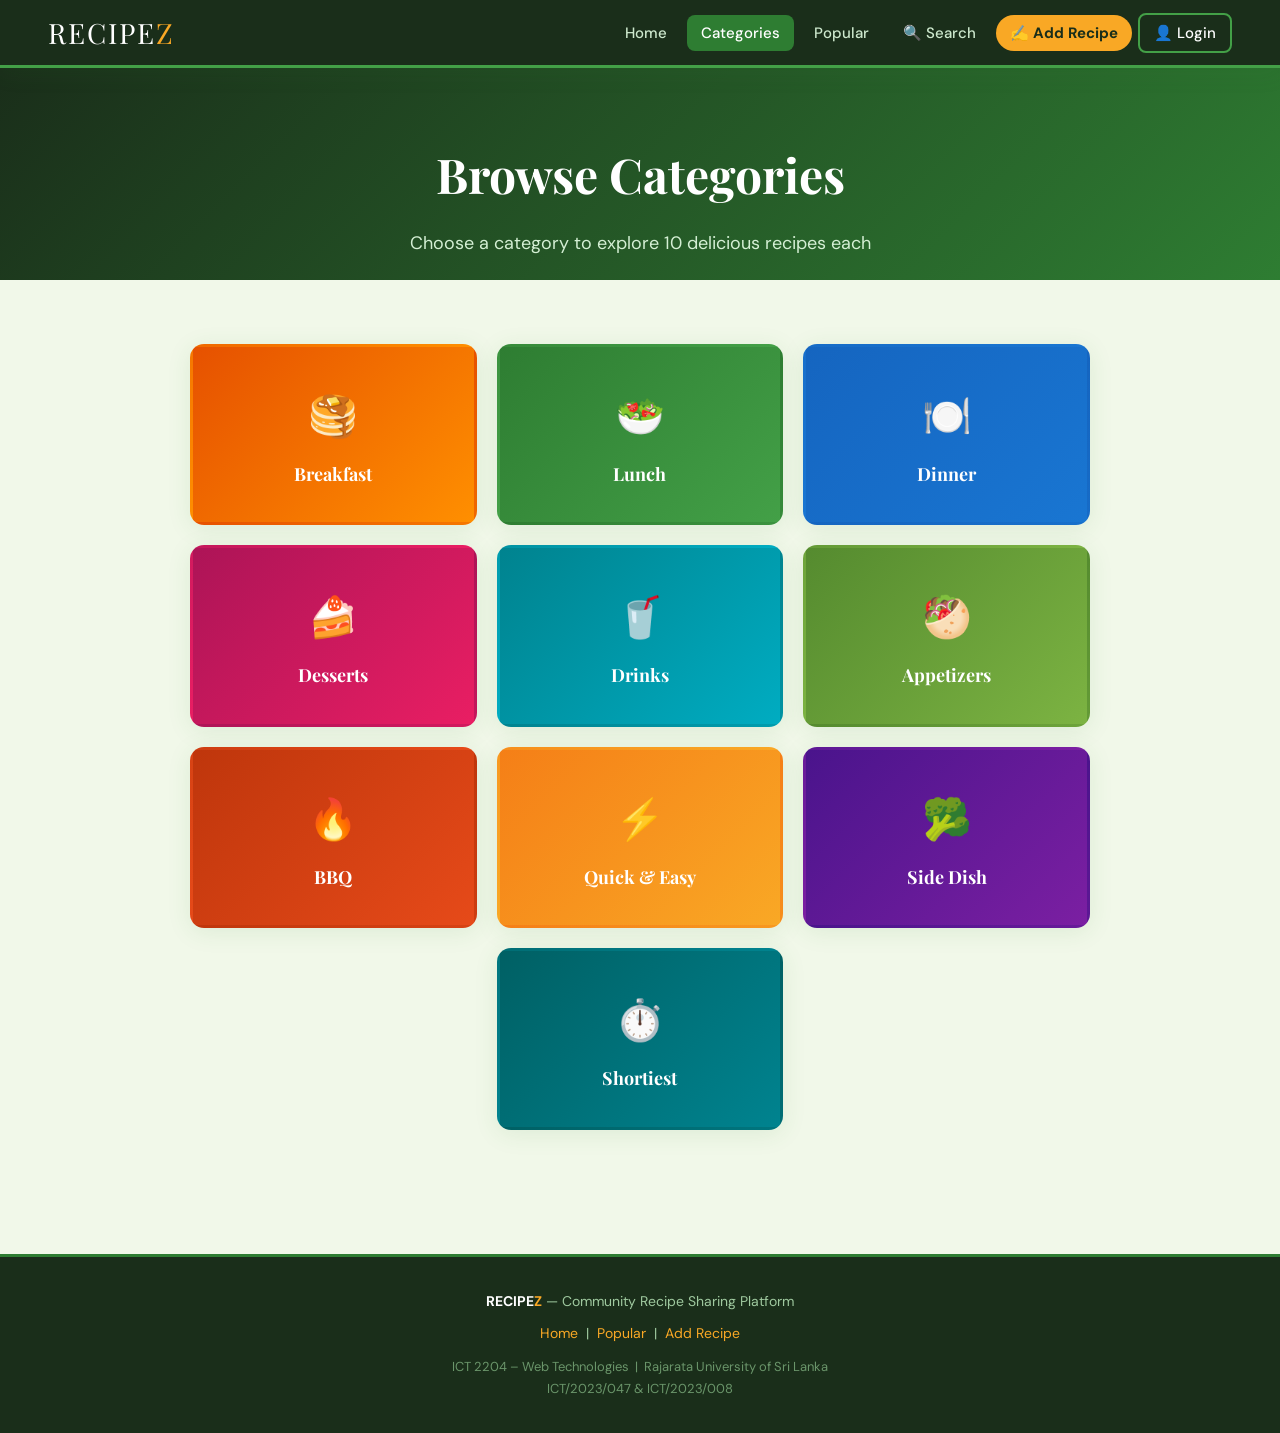
<file: categories.html>
<!DOCTYPE html>
<!-- Lab 01: HTML structure -->
<html lang="en">
<head>
  <meta charset="UTF-8">
  <meta name="viewport" content="width=device-width, initial-scale=1.0">
  <title>Categories | RECIPEZ</title>
  <!-- Lab 02: External CSS -->
  <link rel="stylesheet" href="css/styles.css?v=10">
  <link href="https://fonts.googleapis.com/css2?family=Playfair+Display:wght@700;900&family=DM+Sans:wght@300;400;500;600&display=swap" rel="stylesheet">
</head>
<body>

<!-- Lab 01: Navigation with ul li a -->
<nav class="navbar">
  <a class="nav-logo" href="index.html">RECIPE<span>Z</span></a>
  <ul class="nav-links" id="navLinks">
    <li><a href="index.html">Home</a></li>
    <li><a href="categories.html" class="active">Categories</a></li>
    <li><a href="popular.html">Popular</a></li>
    <li><a href="#" onclick="openSearch(); return false;">🔍 Search</a></li>
    <li><a href="add-recipe.html" class="btn-add">✍️ Add Recipe</a></li>
    <li><a href="login.html" class="btn-login">👤 Login</a></li>
  </ul>
  <button class="hamburger" onclick="toggleMenu()">☰</button>
</nav>

<!-- PAGE HEADER -->
<section class="section" style="padding-bottom:20px; background:linear-gradient(135deg,#1a2e1a,#2e7d32); text-align:center;">
  <!-- Lab 02: Inline CSS -->
  <h1 style="font-family:'Playfair Display',serif; font-size:48px; color:#fff; margin-bottom:12px;">Browse Categories</h1>
  <p style="color:#d4efd4; font-size:18px;">Choose a category to explore 10 delicious recipes each</p>
</section>

<!-- 10 CATEGORY CARDS - 4 per row (Lab 01: hyperlinks) -->
<section class="section">
  <div class="cat-grid">

    <a class="cat-card" href="category.html?cat=Breakfast"
       style="background:linear-gradient(135deg,#e65100,#ff8f00);">
      <span class="cat-icon">🥞</span>Breakfast
    </a>

    <a class="cat-card" href="category.html?cat=Lunch"
       style="background:linear-gradient(135deg,#2e7d32,#43a047);">
      <span class="cat-icon">🥗</span>Lunch
    </a>

    <a class="cat-card" href="category.html?cat=Dinner"
       style="background:linear-gradient(135deg,#1565c0,#1976d2);">
      <span class="cat-icon">🍽️</span>Dinner
    </a>

    <a class="cat-card" href="category.html?cat=Desserts"
       style="background:linear-gradient(135deg,#ad1457,#e91e63);">
      <span class="cat-icon">🍰</span>Desserts
    </a>

    <a class="cat-card" href="category.html?cat=Drinks"
       style="background:linear-gradient(135deg,#00838f,#00acc1);">
      <span class="cat-icon">🥤</span>Drinks
    </a>

    <a class="cat-card" href="category.html?cat=Appetizers"
       style="background:linear-gradient(135deg,#558b2f,#7cb342);">
      <span class="cat-icon">🥙</span>Appetizers
    </a>

    <a class="cat-card" href="category.html?cat=BBQ"
       style="background:linear-gradient(135deg,#bf360c,#e64a19);">
      <span class="cat-icon">🔥</span>BBQ
    </a>

    <a class="cat-card" href="category.html?cat=Quick%20%26%20Easy"
       style="background:linear-gradient(135deg,#f57f17,#f9a825);">
      <span class="cat-icon">⚡</span>Quick &amp; Easy
    </a>

    <a class="cat-card" href="category.html?cat=Side%20Dish"
       style="background:linear-gradient(135deg,#4a148c,#7b1fa2);">
      <span class="cat-icon">🥦</span>Side Dish
    </a>

    <a class="cat-card" href="category.html?cat=Shortiest"
       style="background:linear-gradient(135deg,#006064,#00838f);">
      <span class="cat-icon">⏱️</span>Shortiest
    </a>

  </div>
</section>

<!-- FOOTER -->
<footer>
  <p><strong style="color:#fff;">RECIPE<span style="color:#f9a825;">Z</span></strong> — Community Recipe Sharing Platform</p>
  <p style="margin-top:8px;">
    <a href="index.html">Home</a> &nbsp;|&nbsp;
    <a href="popular.html">Popular</a> &nbsp;|&nbsp;
    <a href="add-recipe.html">Add Recipe</a>
  </p>
  <p class="footer-credits">
    ICT 2204 – Web Technologies &nbsp;|&nbsp; Rajarata University of Sri Lanka<br>
    ICT/2023/047 &amp; ICT/2023/008
  </p>
</footer>

<button id="backToTop" title="Back to Top">↑</button>

<!-- Search Overlay -->
<div class="search-overlay" id="searchOverlay" onclick="if(event.target===this)closeSearch()">
  <div class="search-box">
    <h3 style="margin-bottom:16px;color:#1b5e20;font-family:'Playfair Display',serif;">🔍 Search Recipes</h3>
    <input type="text" id="searchInput" placeholder="Search by name or category..." oninput="doSearch()">
    <ul class="search-results-list" id="searchResultsList">
      <li style="color:#aaa;padding:12px">Type to search recipes...</li>
    </ul>
    <button class="btn btn-primary" onclick="closeSearch()" style="margin-top:12px;width:100%;">Close</button>
  </div>
</div>

<script src="js/main.js?v=10"></script>
</body>
</html>
</file>
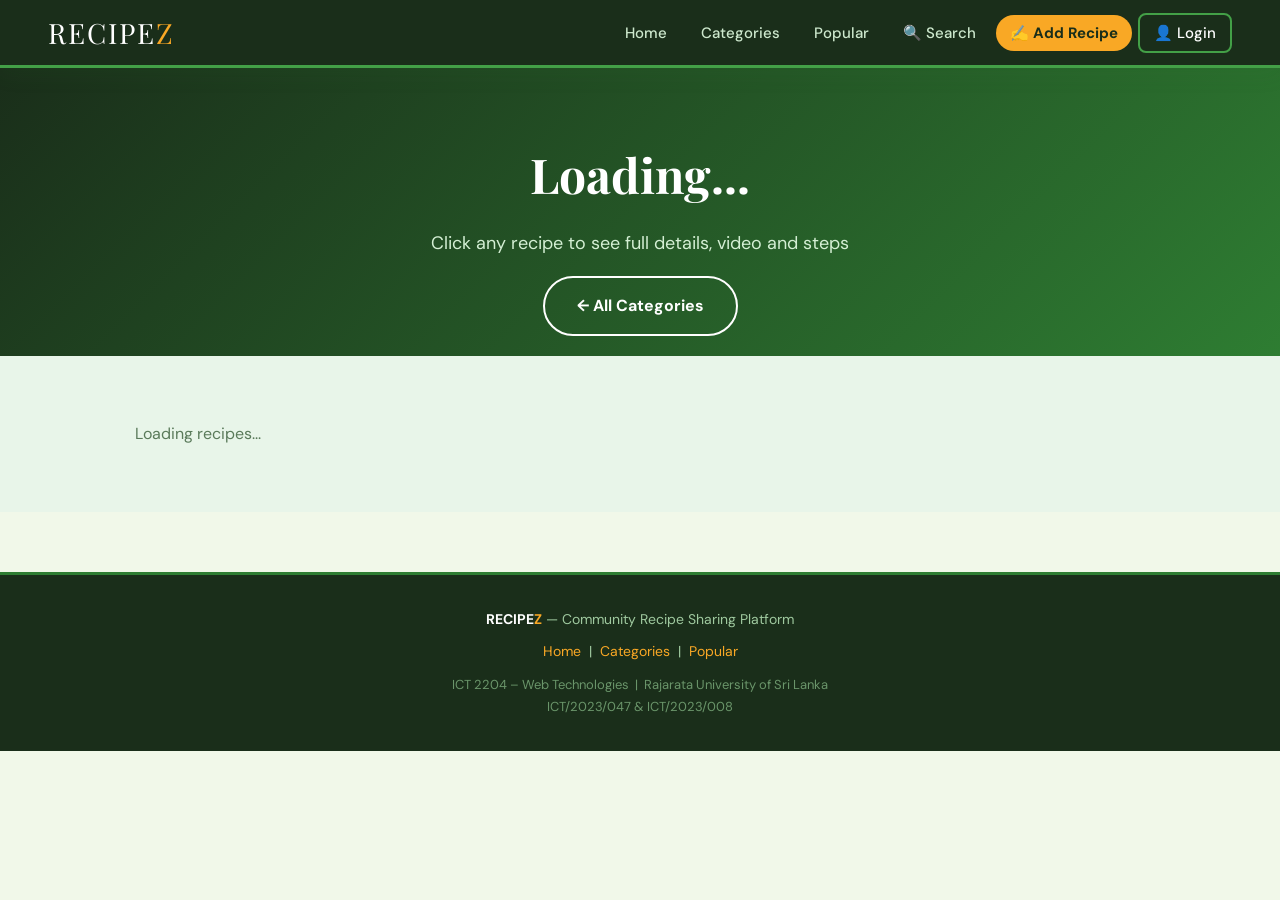
<file: category.html>
<!DOCTYPE html>
<!-- Lab 01: HTML structure -->
<html lang="en">
<head>
  <meta charset="UTF-8">
  <meta name="viewport" content="width=device-width, initial-scale=1.0">
  <title>Category | RECIPEZ</title>
  <!-- Lab 02: External CSS -->
  <link rel="stylesheet" href="css/styles.css?v=10">
  <link href="https://fonts.googleapis.com/css2?family=Playfair+Display:wght@700;900&family=DM+Sans:wght@300;400;500;600&display=swap" rel="stylesheet">
</head>
<body>

<!-- Lab 01: Navigation -->
<nav class="navbar">
  <a class="nav-logo" href="index.html">RECIPE<span>Z</span></a>
  <ul class="nav-links" id="navLinks">
    <li><a href="index.html">Home</a></li>
    <li><a href="categories.html">Categories</a></li>
    <li><a href="popular.html">Popular</a></li>
    <li><a href="#" onclick="openSearch(); return false;">🔍 Search</a></li>
    <li><a href="add-recipe.html" class="btn-add">✍️ Add Recipe</a></li>
    <li><a href="login.html" class="btn-login">👤 Login</a></li>
  </ul>
  <button class="hamburger" onclick="toggleMenu()">☰</button>
</nav>

<!-- CATEGORY HEADER - title set by JS (Lab 03: DOM) -->
<section class="section" style="padding-bottom:20px; background:linear-gradient(135deg,#1a2e1a,#2e7d32); text-align:center;">
  <!-- Lab 03: innerHTML updated by JS -->
  <h1 id="catHeading" style="font-family:'Playfair Display',serif; font-size:48px; color:#fff; margin-bottom:12px;">
    Loading...
  </h1>
  <p style="color:#d4efd4; font-size:18px;">Click any recipe to see full details, video and steps</p>
  <a href="categories.html" class="btn btn-outline" style="margin-top:16px;">← All Categories</a>
</section>

<!-- RECIPE CARDS - rendered by JS (Lab 05: for loop, Lab 03: DOM) -->
<section class="section section-alt">
  <div class="recipes-grid" id="catRecipes">
    <!-- JS fills this grid with recipe cards -->
    <p style="color:#5a7a5a; text-align:center;">Loading recipes...</p>
  </div>
</section>

<!-- FOOTER -->
<footer>
  <p><strong style="color:#fff;">RECIPE<span style="color:#f9a825;">Z</span></strong> — Community Recipe Sharing Platform</p>
  <p style="margin-top:8px;">
    <a href="index.html">Home</a> &nbsp;|&nbsp;
    <a href="categories.html">Categories</a> &nbsp;|&nbsp;
    <a href="popular.html">Popular</a>
  </p>
  <p class="footer-credits">
    ICT 2204 – Web Technologies &nbsp;|&nbsp; Rajarata University of Sri Lanka<br>
    ICT/2023/047 &amp; ICT/2023/008
  </p>
</footer>

<button id="backToTop" title="Back to Top">↑</button>

<!-- Search Overlay -->
<div class="search-overlay" id="searchOverlay" onclick="if(event.target===this)closeSearch()">
  <div class="search-box">
    <h3 style="margin-bottom:16px;color:#1b5e20;font-family:'Playfair Display',serif;">🔍 Search Recipes</h3>
    <input type="text" id="searchInput" placeholder="Search recipes..." oninput="doSearch()">
    <ul class="search-results-list" id="searchResultsList">
      <li style="color:#aaa;padding:12px">Type to search...</li>
    </ul>
    <button class="btn btn-primary" onclick="closeSearch()" style="margin-top:12px;width:100%;">Close</button>
  </div>
</div>

<script src="js/main.js?v=10"></script>
</body>
</html>
</file>
<file: css/styles.css>
/* ============================================================
   RECIPEZ - styles.css
   Lab 02: External CSS
   Properties: color, font-family, font-size, border, padding, margin
   ============================================================ */

:root {
  --primary:      #2e7d32;
  --primary-dark: #1b5e20;
  --primary-light:#43a047;
  --accent:       #f9a825;
  --accent2:      #ff7043;
  --bg:           #f1f8e9;
  --bg2:          #e8f5e9;
  --dark:         #1a2e1a;
  --card-bg:      #ffffff;
  --text:         #1b2e1b;
  --muted:        #5a7a5a;
  --border:       #c8e6c9;
  --shadow:       0 4px 24px rgba(46,125,50,0.10);
  --radius:       14px;
  --font-head:    'Playfair Display', Georgia, serif;
  --font-body:    'DM Sans', 'Segoe UI', sans-serif;
}

*, *::before, *::after { box-sizing: border-box; margin: 0; padding: 0; }
html { scroll-behavior: smooth; }
body {
  font-family: var(--font-body);   /* Lab 02: font-family */
  font-size: 16px;                 /* Lab 02: font-size */
  color: var(--text);              /* Lab 02: color */
  background: var(--bg);
  line-height: 1.75;
}

/* === NAVBAR === */
.navbar {
  position: sticky; top: 0; z-index: 999;
  display: flex; align-items: center; justify-content: space-between;
  padding: 0 48px;                 /* Lab 02: padding */
  height: 68px;
  background: var(--dark);
  border-bottom: 3px solid var(--primary-light); /* Lab 02: border */
  box-shadow: var(--shadow);
}
.nav-logo {
  font-family: var(--font-head);   /* Lab 02: font-family */
  font-size: 28px;                 /* Lab 02: font-size */
  color: #fff;
  letter-spacing: 2px;
  text-decoration: none;
}
.nav-logo span { color: var(--accent); }
.nav-links { display: flex; gap: 6px; list-style: none; margin: 0; padding: 0; }
.nav-links a {
  color: #cde8cd;
  text-decoration: none;
  font-size: 15px;                 /* Lab 02: font-size */
  font-weight: 500;
  padding: 8px 14px;               /* Lab 02: padding */
  border-radius: 8px;
  transition: background 0.2s, color 0.2s;
}
.nav-links a:hover, .nav-links a.active { background: var(--primary); color: #fff; }
.nav-links a.btn-add { background: var(--accent); color: var(--dark); font-weight: 700; border-radius: 20px; }
.nav-links a.btn-add:hover { background: var(--accent2); color: #fff; }
.nav-links a.btn-login { border: 2px solid var(--primary-light); color: #fff; } /* Lab 02: border */
.hamburger { display: none; font-size: 26px; color: #fff; cursor: pointer; background: none; border: none; }

/* === HERO SLIDER === */
.hero { position: relative; overflow: hidden; height: 520px; background: var(--dark); }
.slide { position: absolute; inset: 0; display: flex; align-items: center; justify-content: center; opacity: 0; transition: opacity 0.8s ease; padding: 40px; }
.slide.active { opacity: 1; }
.slide-content { text-align: center; animation: fadeInUp 0.6s ease both; }
.slide-content h1 {
  font-family: var(--font-head);  /* Lab 02: font-family */
  font-size: 54px;                /* Lab 02: font-size */
  color: #fff;                    /* Lab 02: color */
  line-height: 1.1;
  margin-bottom: 16px;            /* Lab 02: margin */
  text-shadow: 0 4px 20px rgba(0,0,0,0.5);
}
.slide-content p { font-size: 20px; color: #d4efd4; margin-bottom: 28px; }
.btn {
  display: inline-block;
  padding: 14px 32px;             /* Lab 02: padding */
  border-radius: 30px;
  font-size: 16px;                /* Lab 02: font-size */
  font-weight: 700;
  text-decoration: none;
  cursor: pointer;
  border: none;
  transition: transform 0.2s, box-shadow 0.2s;
}
.btn:hover { transform: translateY(-2px); box-shadow: 0 8px 24px rgba(0,0,0,0.2); }
.btn-primary { background: var(--primary); color: #fff; }
.btn-primary:hover { background: var(--primary-dark); }
.btn-accent  { background: var(--accent); color: var(--dark); }
.btn-outline { background: transparent; color: #fff; border: 2px solid #fff; }
.slider-controls { position: absolute; bottom: 24px; left: 50%; transform: translateX(-50%); display: flex; gap: 10px; }
.dot { width: 12px; height: 12px; border-radius: 50%; background: rgba(255,255,255,0.4); cursor: pointer; border: 2px solid rgba(255,255,255,0.6); transition: background 0.3s; }
.dot.active { background: var(--accent); }
.slider-arrow { position: absolute; top: 50%; transform: translateY(-50%); background: rgba(0,0,0,0.35); color: #fff; border: none; width: 44px; height: 44px; border-radius: 50%; font-size: 20px; cursor: pointer; transition: background 0.2s; }
.slider-arrow:hover { background: var(--primary); }
.slider-prev { left: 20px; } .slider-next { right: 20px; }

/* === SECTIONS === */
.section { padding: 64px 48px; }  /* Lab 02: padding */
.section-alt { background: var(--bg2); }
.section-title { font-family: var(--font-head); font-size: 38px; color: var(--primary-dark); margin-bottom: 10px; text-align: center; }
.section-sub { text-align: center; color: var(--muted); margin-bottom: 40px; font-size: 17px; }
.divider { width: 60px; height: 4px; background: var(--accent); border-radius: 2px; margin: 0 auto 40px; }

/* === QUICK CARDS === */
.quick-cards { display: grid; grid-template-columns: repeat(3, 1fr); gap: 24px; max-width: 900px; margin: 0 auto 48px; }
.q-card {
  background: var(--card-bg);
  border-radius: var(--radius);
  padding: 36px 24px;             /* Lab 02: padding */
  text-align: center;
  border: 2px solid var(--border); /* Lab 02: border */
  box-shadow: var(--shadow);
  cursor: pointer;
  transition: transform 0.25s, border-color 0.25s;
  text-decoration: none; color: var(--text);
}
.q-card:hover { transform: translateY(-6px); border-color: var(--primary); }
.q-card .icon { font-size: 42px; margin-bottom: 12px; }
.q-card h3 { font-family: var(--font-head); font-size: 20px; color: var(--primary-dark); margin-bottom: 8px; }
.q-card p { font-size: 14px; color: var(--muted); }

/* === RECIPE CARDS === */
.recipes-grid { display: grid; grid-template-columns: repeat(auto-fill, minmax(260px, 1fr)); gap: 28px; }
.recipe-card-wrap { position: relative; }
.recipe-card {
  background: var(--card-bg);
  border-radius: var(--radius);
  overflow: hidden;
  border: 1px solid var(--border); /* Lab 02: border */
  box-shadow: var(--shadow);
  transition: transform 0.25s, box-shadow 0.25s;
  cursor: pointer; text-decoration: none; color: var(--text); display: block;
}
.recipe-card:hover { transform: translateY(-6px); box-shadow: 0 12px 32px rgba(46,125,50,0.18); }
.recipe-card img { width: 100%; height: 190px; object-fit: cover; }
.card-body { padding: 18px; }      /* Lab 02: padding */
.card-body h3 { font-family: var(--font-head); font-size: 18px; color: var(--primary-dark); margin-bottom: 6px; }
.card-meta { display: flex; gap: 12px; font-size: 13px; color: var(--muted); margin-top: 8px; }
.card-tag { display: inline-block; background: var(--bg2); color: var(--primary); font-size: 12px; padding: 3px 10px; border-radius: 12px; border: 1px solid var(--border); margin-right: 4px; margin-bottom: 6px; }
.popular-badge { position: absolute; top: 12px; right: 12px; background: var(--accent); color: var(--dark); font-size: 12px; font-weight: 700; padding: 4px 10px; border-radius: 12px; }

/* === CATEGORIES === */
.cat-grid {
  display: grid;
  grid-template-columns: repeat(3, 1fr);
  gap: 20px;
  max-width: 860px;
  margin: 0 auto;
}
/* Center the last item (Shortiest) when alone on its row */
.cat-grid a:last-child:nth-child(3n+1) {
  grid-column: 2;
}
@media (max-width: 600px) {
  .cat-grid { grid-template-columns: repeat(2, 1fr); }
  .cat-grid a:last-child:nth-child(3n+1) { grid-column: auto; }
}
.cat-card { border-radius: var(--radius); padding: 32px 16px; text-align: center; cursor: pointer; text-decoration: none; color: #fff; font-family: var(--font-head); font-size: 18px; font-weight: 700; border: 3px solid transparent; transition: transform 0.2s, border-color 0.2s; box-shadow: var(--shadow); display: block; }
.cat-card:hover { transform: translateY(-5px) scale(1.03); border-color: var(--accent); }
.cat-card .cat-icon { font-size: 40px; display: block; margin-bottom: 10px; }

/* === SEARCH === */
.search-wrap { display: flex; gap: 12px; max-width: 560px; margin: 0 auto 40px; }
.search-wrap input { flex: 1; padding: 14px 20px; border: 2px solid var(--border); border-radius: 30px; font-size: 15px; font-family: var(--font-body); background: #fff; color: var(--text); outline: none; transition: border-color 0.2s; }
.search-wrap input:focus { border-color: var(--primary); }

/* === RECIPE DETAIL === */
.recipe-detail { display: grid; grid-template-columns: 1fr 1fr; gap: 40px; max-width: 1100px; margin: 40px auto; padding: 0 40px; }
.recipe-video { width: 100%; aspect-ratio: 16/9; border-radius: var(--radius); overflow: hidden; border: none; }
.recipe-video iframe { width: 100%; height: 100%; border: none; }
.comments-section { margin-top: 32px; }
.comment-input { width: 100%; padding: 12px 16px; border: 2px solid var(--border); border-radius: var(--radius); font-size: 14px; font-family: var(--font-body); resize: vertical; min-height: 80px; margin-bottom: 10px; color: var(--text); }
.comment-input:focus { border-color: var(--primary); outline: none; }
.comment-item { background: var(--bg2); border-radius: 10px; padding: 14px 16px; margin-bottom: 12px; border-left: 4px solid var(--primary); font-size: 14px; }
.comment-item strong { color: var(--primary-dark); }

/* Lab 01: Table */
.ingredients-table { width: 100%; border-collapse: collapse; margin: 20px 0; }
.ingredients-table th { background: var(--primary); color: #fff; padding: 12px 16px; text-align: left; font-size: 14px; border: 1px solid var(--primary-dark); }
.ingredients-table td { padding: 10px 16px; border: 1px solid var(--border); font-size: 14px; }
.ingredients-table tr:nth-child(even) { background: var(--bg2); }
.ingredients-table tr:hover { background: #c8e6c9; }

/* Lab 01: Ordered List */
.steps-list { list-style: none; counter-reset: step; padding: 0; }
.steps-list li { counter-increment: step; position: relative; padding: 14px 14px 14px 56px; margin-bottom: 12px; background: var(--bg2); border-radius: 10px; border-left: 4px solid var(--accent); font-size: 15px; }
.steps-list li::before { content: counter(step); position: absolute; left: 14px; top: 12px; background: var(--accent); color: var(--dark); width: 28px; height: 28px; border-radius: 50%; display: flex; align-items: center; justify-content: center; font-weight: 700; font-size: 14px; }

/* === FORM === */
.form-wrap { max-width: 600px; margin: 40px auto; background: var(--card-bg); border-radius: var(--radius); padding: 48px 40px; border: 1px solid var(--border); box-shadow: var(--shadow); }
.form-wrap h2 { font-family: var(--font-head); font-size: 30px; color: var(--primary-dark); margin-bottom: 28px; text-align: center; }
.form-group { margin-bottom: 20px; }
.form-group label { display: block; font-size: 14px; font-weight: 600; color: var(--muted); margin-bottom: 6px; }
.form-group input, .form-group select, .form-group textarea { width: 100%; padding: 13px 16px; border: 2px solid var(--border); border-radius: 10px; font-size: 15px; font-family: var(--font-body); color: var(--text); background: var(--bg); transition: border-color 0.2s; outline: none; }
.form-group input:focus, .form-group select:focus, .form-group textarea:focus { border-color: var(--primary); }
.form-group textarea { resize: vertical; min-height: 120px; }
.error-msg { color: #c0392b; font-size: 13px; margin-top: 4px; display: none; }
.error-msg.show { display: block; }

/* === MODAL === */
.modal-overlay { display: none; position: fixed; inset: 0; background: rgba(0,0,0,0.55); z-index: 2000; align-items: center; justify-content: center; }
.modal-overlay.open { display: flex; }
.modal-box { background: var(--card-bg); border-radius: var(--radius); padding: 40px; max-width: 460px; width: 90%; border: 2px solid var(--border); animation: fadeInUp 0.3s ease; position: relative; }
.modal-close { position: absolute; top: 14px; right: 18px; background: none; border: none; font-size: 22px; cursor: pointer; color: var(--muted); }

/* === SEARCH OVERLAY === */
.search-overlay { display: none; position: fixed; inset: 0; background: rgba(0,0,0,0.7); z-index: 1500; align-items: flex-start; justify-content: center; padding-top: 100px; }
.search-overlay.open { display: flex; }
.search-box { background: #fff; border-radius: var(--radius); padding: 32px; width: 90%; max-width: 600px; border: 2px solid var(--border); }
.search-box input { width: 100%; padding: 14px 20px; border: 2px solid var(--primary); border-radius: 30px; font-size: 18px; font-family: var(--font-body); outline: none; margin-bottom: 20px; }
.search-results-list { list-style: none; }
.search-results-list li { padding: 12px 16px; border-bottom: 1px solid var(--border); cursor: pointer; font-size: 15px; transition: background 0.15s; }
.search-results-list li:hover { background: var(--bg2); }

/* === FOOTER === */
footer { background: var(--dark); color: #9fc99f; text-align: center; padding: 32px 40px; font-size: 14px; border-top: 3px solid var(--primary); margin-top: 60px; }
footer a { color: var(--accent); text-decoration: none; }
footer a:hover { text-decoration: underline; }
footer .footer-credits { margin-top: 10px; font-size: 13px; color: #6a956a; }

/* === BACK TO TOP === */
#backToTop { position: fixed; bottom: 32px; right: 32px; background: var(--primary); color: #fff; border: none; border-radius: 50%; width: 48px; height: 48px; font-size: 22px; cursor: pointer; display: none; box-shadow: 0 4px 16px rgba(46,125,50,0.3); transition: background 0.2s, transform 0.2s; z-index: 900; }
#backToTop:hover { background: var(--primary-dark); transform: scale(1.1); }

/* === LOGIN PAGE === */
.login-page { min-height: 100vh; display: flex; align-items: center; justify-content: center; background: linear-gradient(135deg, var(--dark) 0%, #2d5a2d 100%); }
.login-card { background: var(--card-bg); border-radius: var(--radius); padding: 52px 44px; max-width: 420px; width: 90%; border: 2px solid var(--border); box-shadow: 0 20px 60px rgba(0,0,0,0.3); animation: fadeInUp 0.6s ease; text-align: center; }
.login-card .logo { font-family: var(--font-head); font-size: 36px; color: var(--primary-dark); margin-bottom: 6px; }
.login-card .logo span { color: var(--accent); }
.login-card .tagline { color: var(--muted); font-size: 14px; margin-bottom: 36px; }
.password-wrap { position: relative; }
.toggle-pwd { position: absolute; right: 14px; top: 50%; transform: translateY(-50%); background: none; border: none; cursor: pointer; color: var(--muted); font-size: 18px; }

/* === ANIMATIONS === */
@keyframes fadeInUp { from { opacity: 0; transform: translateY(30px); } to { opacity: 1; transform: translateY(0); } }
@keyframes fadeIn   { from { opacity: 0; } to { opacity: 1; } }
.fade-in { animation: fadeIn 0.6s ease both; }
.fade-up { animation: fadeInUp 0.6s ease both; }

/* ============================================================
   RESPONSIVE - Mobile First
   Breakpoints: 1200px (large desktop), 900px (tablet), 600px (mobile)
   ============================================================ */

/* ── LARGE DESKTOP (1200px+) ── */
@media (min-width: 1200px) {
  .recipes-grid { grid-template-columns: repeat(4, 1fr); }
  .cat-grid     { grid-template-columns: repeat(3, 1fr); max-width: 900px; }
  .section      { padding: 64px 64px; }
}

/* ── TABLET (max 900px) ── */
@media (max-width: 900px) {
  /* Navbar */
  .navbar        { padding: 0 24px; }

  /* Hero */
  .hero          { height: 420px; }
  .slide-content h1 { font-size: 38px; }
  .slide-content p  { font-size: 16px; }

  /* Grids */
  .recipe-detail { grid-template-columns: 1fr; padding: 0 24px; }
  .quick-cards   { grid-template-columns: repeat(2, 1fr); max-width: 100%; }
  .recipes-grid  { grid-template-columns: repeat(2, 1fr); gap: 20px; }
  .cat-grid      { grid-template-columns: repeat(3, 1fr); }

  /* Sections */
  .section       { padding: 48px 24px; }
  .section-title { font-size: 30px; }
}

/* ── MOBILE (max 600px) ── */
@media (max-width: 600px) {
  /* Navbar - hamburger menu */
  .navbar        { padding: 0 16px; height: 60px; }
  .nav-logo      { font-size: 22px; }
  .nav-links {
    display: none;
    flex-direction: column;
    position: fixed;
    top: 60px; left: 0; right: 0;
    background: var(--dark);
    padding: 12px 0;
    z-index: 998;
    box-shadow: 0 8px 24px rgba(0,0,0,0.3);
    max-height: calc(100vh - 60px);
    overflow-y: auto;
  }
  .nav-links.open { display: flex; }
  .nav-links li   { border-bottom: 1px solid rgba(255,255,255,0.08); }
  .nav-links a    { padding: 14px 24px; font-size: 16px; border-radius: 0; display: block; }
  .hamburger      { display: block; }

  /* Hero slider */
  .hero          { height: 320px; }
  .slide-content h1   { font-size: 26px; margin-bottom: 8px; }
  .slide-content p    { font-size: 14px; margin-bottom: 16px; }
  .slide-content .btn { padding: 10px 18px; font-size: 14px; }
  .slider-arrow  { width: 34px; height: 34px; font-size: 16px; }

  /* Grids - 2 columns on mobile */
  .recipes-grid  { grid-template-columns: repeat(2, 1fr); gap: 12px; }
  .quick-cards   { grid-template-columns: 1fr; max-width: 100%; }
  .cat-grid      { grid-template-columns: repeat(2, 1fr); gap: 12px; max-width: 100%; }
  .cat-card:last-child:nth-child(3n+1) { grid-column: auto; }
  .cat-card:last-child:nth-child(2n+1) { grid-column: 1 / -1; max-width: 50%; margin: 0 auto; width: 100%; }

  /* Category cards smaller */
  .cat-card      { padding: 20px 10px; font-size: 14px; height: 150px; }
  .cat-card .cat-icon { font-size: 28px; margin-bottom: 6px; }

  /* Recipe cards */
  .recipe-card img    { height: 130px; }
  .card-body h3       { font-size: 14px; }
  .card-body          { padding: 10px; }
  .card-meta          { font-size: 11px; gap: 6px; }
  .card-tag           { font-size: 11px; }

  /* Sections */
  .section       { padding: 32px 16px; }
  .section-title { font-size: 26px; }
  .section-sub   { font-size: 14px; }
  .divider       { margin-bottom: 24px; }

  /* Stats section */
  .stats-row     { gap: 12px; }
  .stat-box      { padding: 16px 20px; }
  .stat-box p:first-child { font-size: 34px !important; }

  /* Forms */
  .form-wrap     { padding: 24px 16px; margin: 20px 16px; }
  .form-wrap h2  { font-size: 24px; }
  .login-card    { padding: 32px 20px; }
  .login-card .logo { font-size: 28px; }

  /* Recipe detail page */
  .recipe-detail { grid-template-columns: 1fr; padding: 0; gap: 20px; }
  .recipe-video  { border-radius: 0; }
  .recipe-video iframe { height: 220px !important; }
  #recipeTitle   { font-size: 28px !important; }

  /* Search overlay */
  .search-box    { padding: 20px 16px; }
  .search-box input { font-size: 16px; }

  /* Back to top */
  #backToTop     { bottom: 20px; right: 16px; width: 40px; height: 40px; font-size: 18px; }

  /* Popular badges */
  .popular-badge { font-size: 10px; padding: 3px 7px; }

  /* Footer */
  footer         { padding: 24px 16px; font-size: 13px; }
}

/* ── EXTRA SMALL (max 380px) ── */
@media (max-width: 380px) {
  .hero          { height: 280px; }
  .slide-content h1 { font-size: 22px; }
  .recipes-grid  { grid-template-columns: 1fr; }
  .cat-grid      { grid-template-columns: repeat(2, 1fr); }
}
</file>
